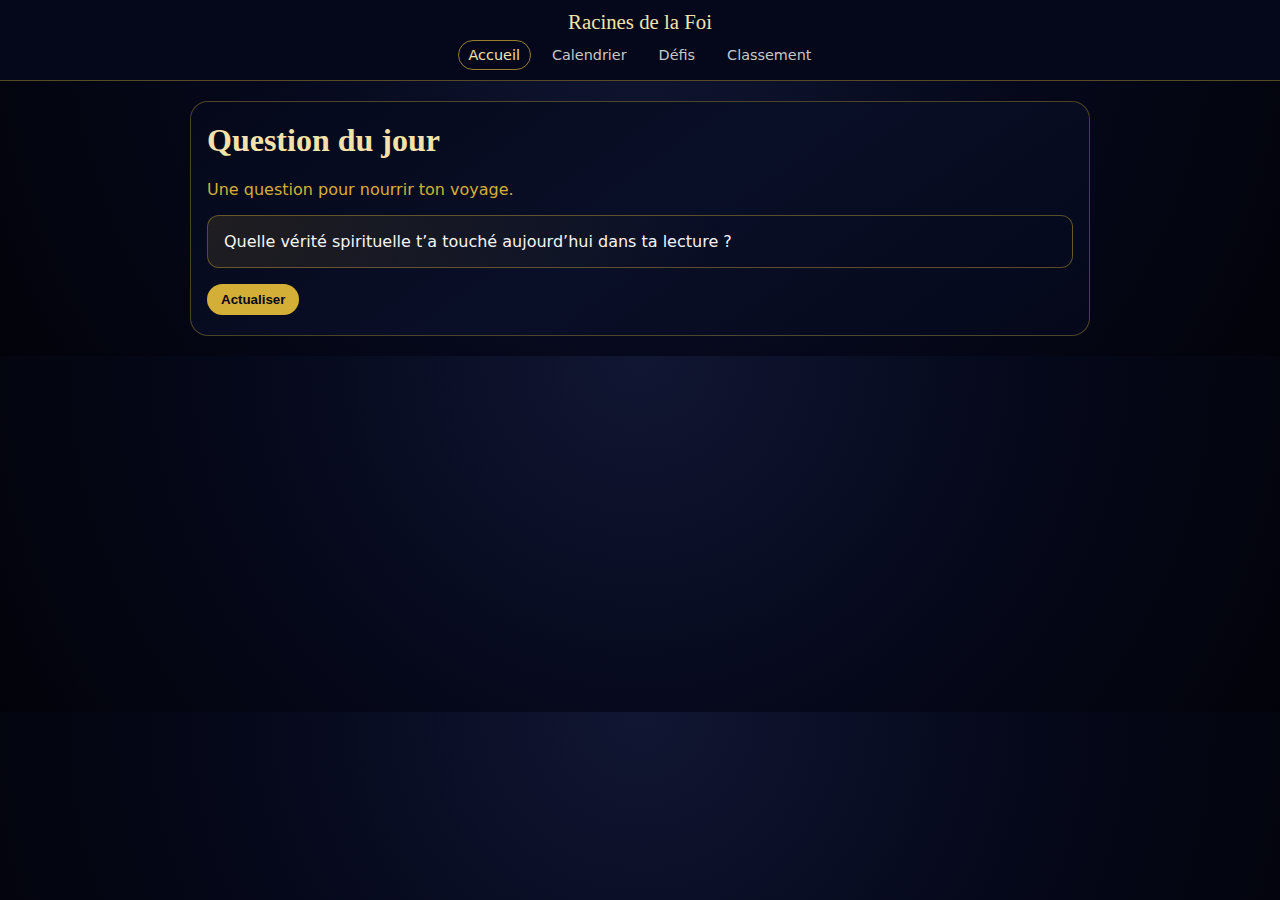
<file: index.html>
<!DOCTYPE html>
<html lang="fr">
<head>
  <meta charset="UTF-8" />
  <title>Racines de la Foi</title>
  <meta name="viewport" content="width=device-width, initial-scale=1" />
  <link rel="manifest" href="manifest.json" />
  <link rel="stylesheet" href="style.css" />
  <script defer src="app.js"></script>
</head>

<body>

  <!-- HEADER -->
  <header class="app-header">
    <div class="app-title" id="secret-admin-button">
      Racines de la Foi
    </div>

    <nav class="app-nav">
      <a href="index.html" class="active">Accueil</a>
      <a href="calendrier.html">Calendrier</a>
      <a href="defis.html">Défis</a>
      <a href="classement.html">Classement</a>
    </nav>
  </header>

  <!-- PAGE -->
  <main class="page">
    <h1>Question du jour</h1>
    <p class="subtitle">Une question pour nourrir ton voyage.</p>

    <div id="question-du-jour" class="question-box">
      Chargement de la question...
    </div>

    <button class="btn" onclick="chargerQuestion()">Actualiser</button>
  </main>

</body>
</html>
</file>
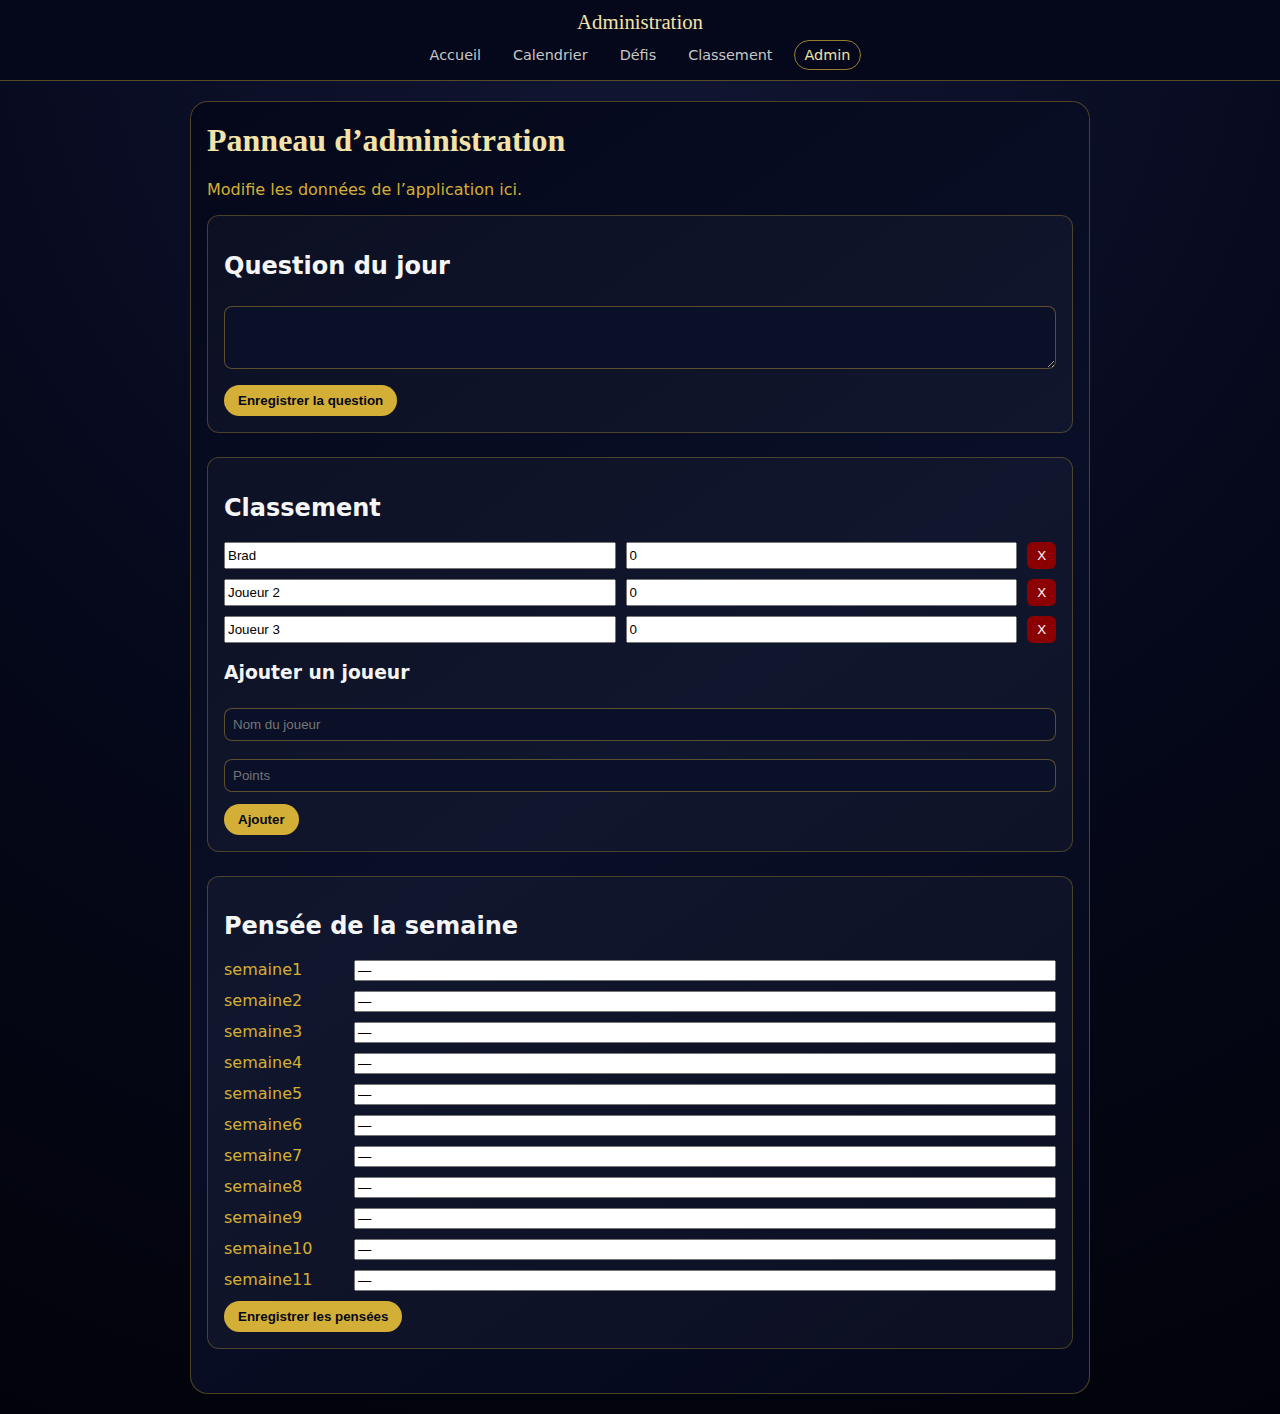
<file: admin.html>
<!DOCTYPE html>
<html lang="fr">
<head>
  <meta charset="UTF-8" />
  <title>Administration — Racines de la Foi</title>
  <meta name="viewport" content="width=device-width, initial-scale=1" />
  <link rel="manifest" href="manifest.json" />
  <link rel="stylesheet" href="style.css" />
  <script defer src="app.js"></script>
</head>

<body>

  <!-- HEADER -->
  <header class="app-header">
    <div class="app-title">Administration</div>

    <nav class="app-nav">
      <a href="index.html">Accueil</a>
      <a href="calendrier.html">Calendrier</a>
      <a href="defis.html">Défis</a>
      <a href="classement.html">Classement</a>
      <a href="admin.html" class="active">Admin</a>
    </nav>
  </header>

  <!-- PAGE -->
  <main class="page">
    <h1>Panneau d’administration</h1>
    <p class="subtitle">Modifie les données de l’application ici.</p>

    <!-- ========================= -->
    <!--   QUESTION DU JOUR        -->
    <!-- ========================= -->
    <section class="admin-section">
      <h2>Question du jour</h2>
      <textarea id="admin-question" class="admin-input" rows="3"></textarea>
      <button class="btn" onclick="adminSaveQuestion()">Enregistrer la question</button>
    </section>

    <!-- ========================= -->
    <!--   CLASSEMENT              -->
    <!-- ========================= -->
    <section class="admin-section">
      <h2>Classement</h2>

      <div id="admin-classement-list"></div>

      <h3>Ajouter un joueur</h3>
      <input id="new-player-name" class="admin-input" placeholder="Nom du joueur" />
      <input id="new-player-points" class="admin-input" placeholder="Points" type="number" />
      <button class="btn" onclick="adminAddPlayer()">Ajouter</button>
    </section>

    <!-- ========================= -->
    <!--   PENSÉE DE LA SEMAINE    -->
    <!-- ========================= -->
    <section class="admin-section">
      <h2>Pensée de la semaine</h2>

      <div id="admin-pensees-list"></div>

      <button class="btn" onclick="adminSavePensees()">Enregistrer les pensées</button>
    </section>

  </main>

</body>
</html>
</file>
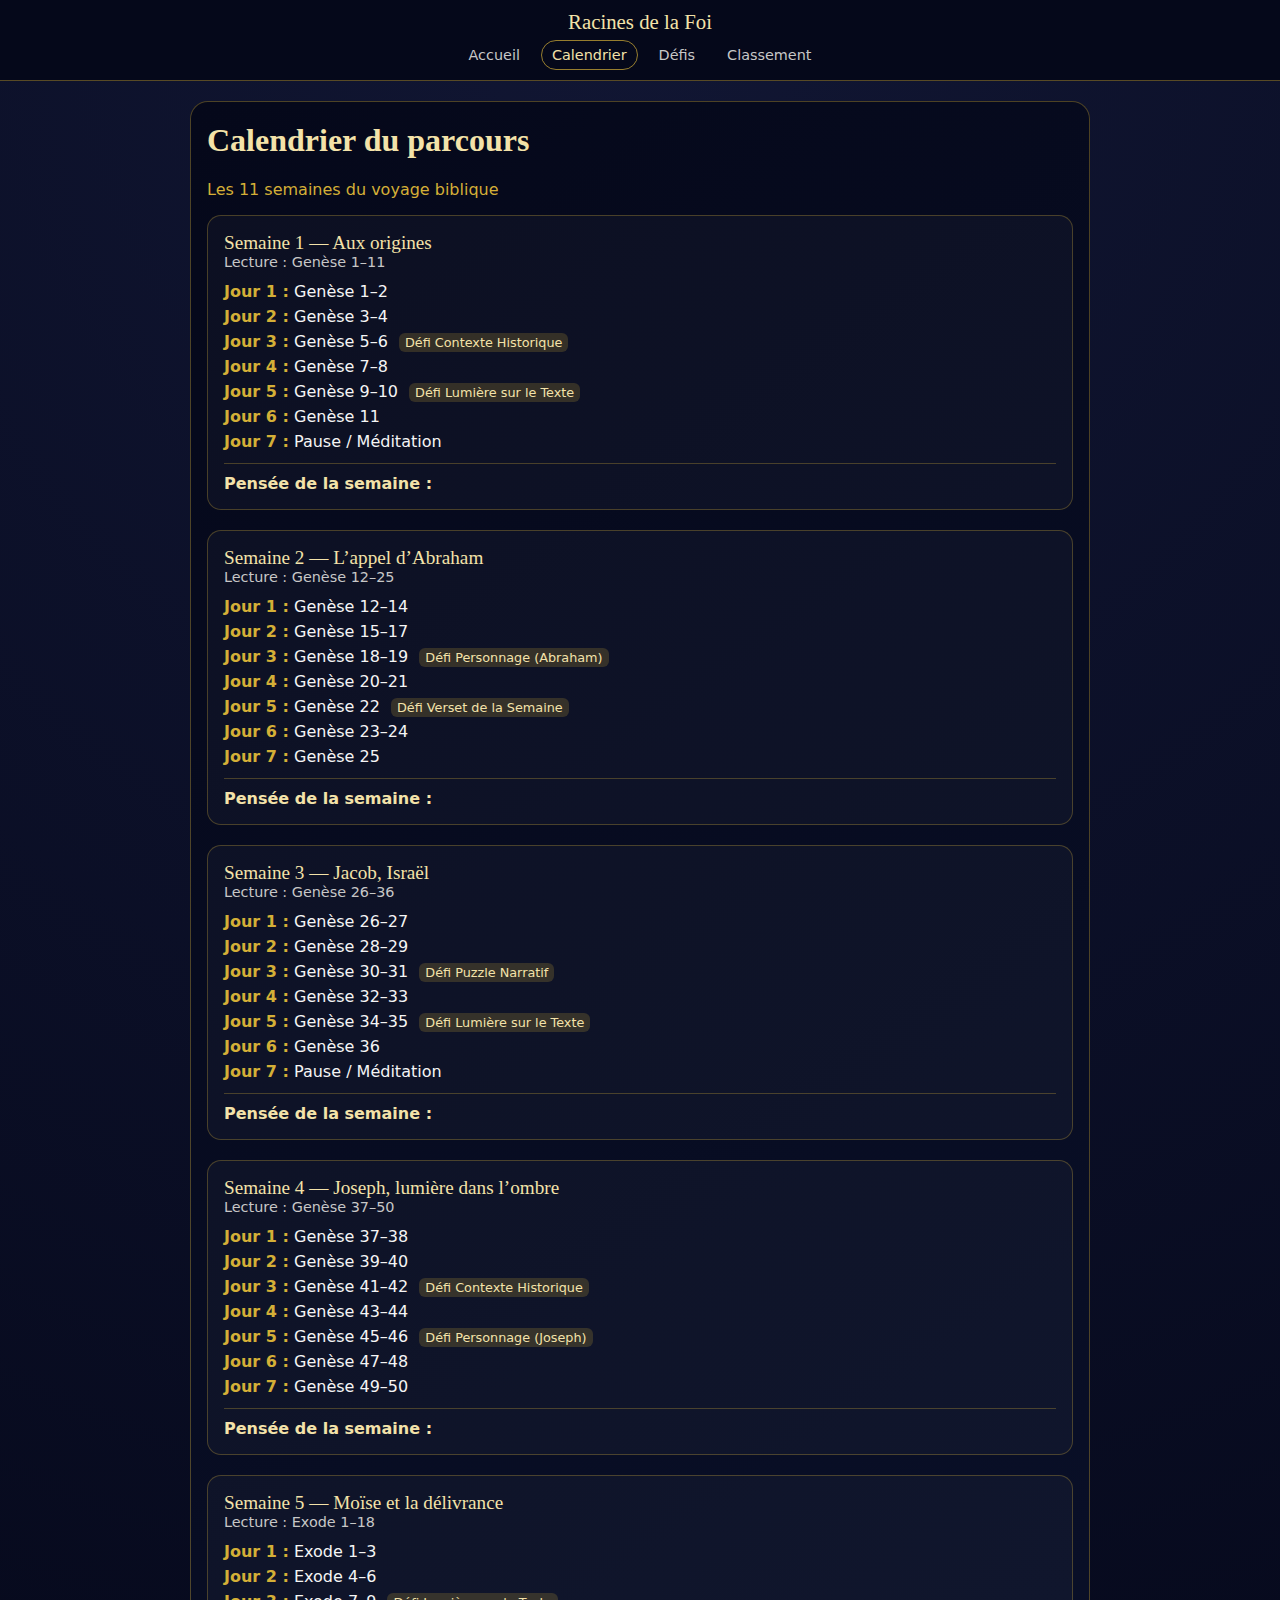
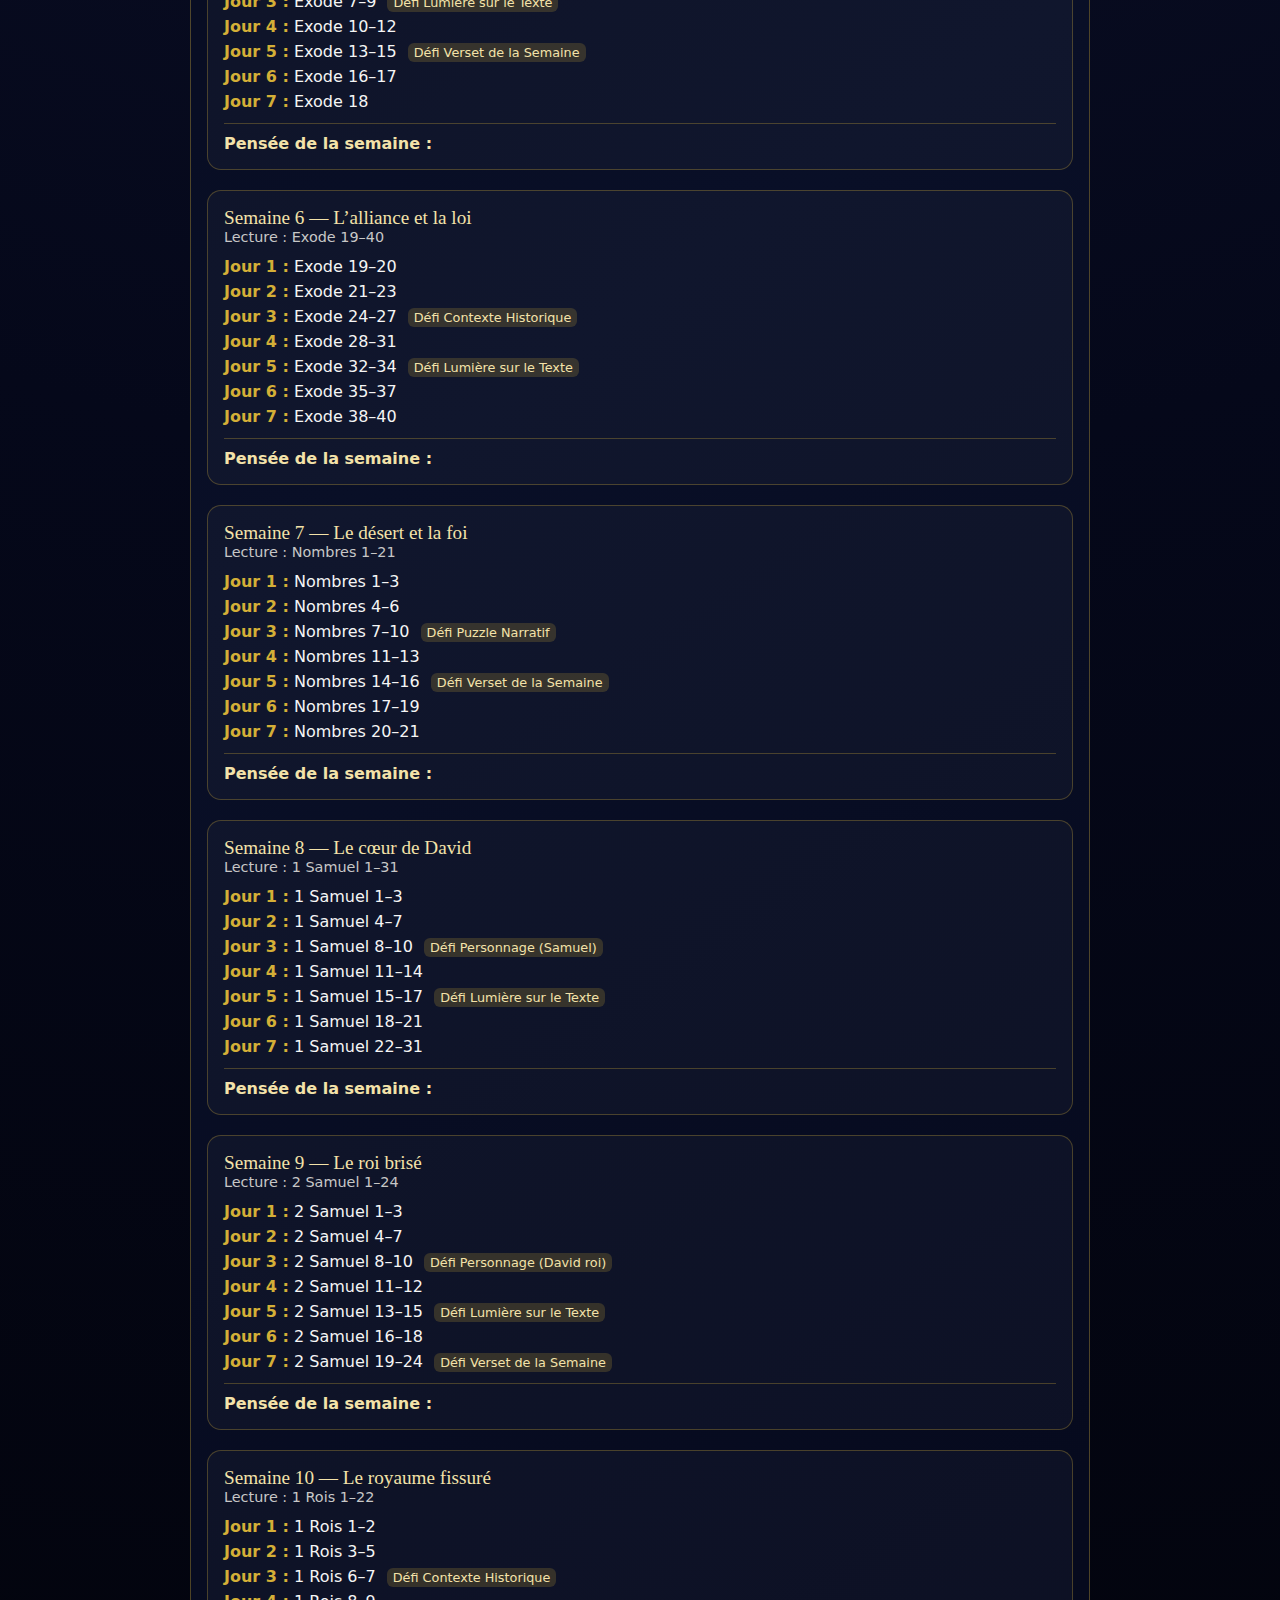
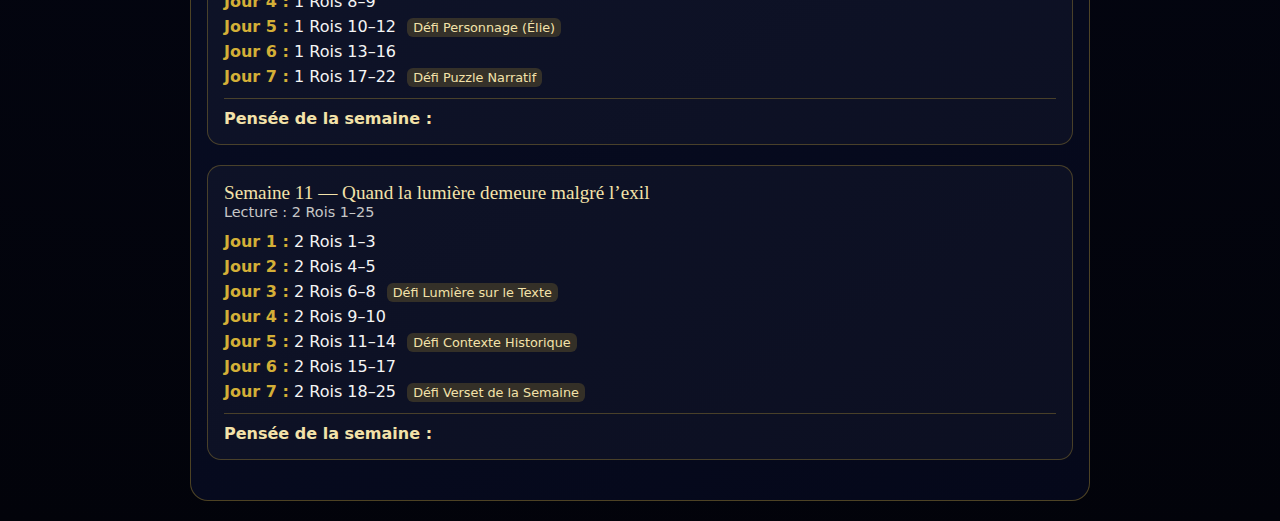
<file: calendrier.html>
<!DOCTYPE html>
<html lang="fr">
<head>
  <meta charset="UTF-8" />
  <title>Calendrier — Racines de la Foi</title>
  <meta name="viewport" content="width=device-width, initial-scale=1" />
  <link rel="manifest" href="manifest.json" />
  <link rel="stylesheet" href="style.css" />
</head>

<body>

  <!-- HEADER -->
  <header class="app-header">
    <div class="app-title">Racines de la Foi</div>

    <nav class="app-nav">
      <a href="index.html">Accueil</a>
      <a href="calendrier.html" class="active">Calendrier</a>
      <a href="defis.html">Défis</a>
      <a href="classement.html">Classement</a>
    </nav>
  </header>

  <!-- PAGE -->
  <main class="page">
    <h1>Calendrier du parcours</h1>
    <p class="subtitle">Les 11 semaines du voyage biblique</p>


    <!-- ===================== -->
    <!--   SEMAINE 1           -->
    <!-- ===================== -->
    <div class="week">
      <div class="week-header">
        <div class="week-title">Semaine 1 — Aux origines</div>
        <div class="week-subtitle">Lecture : Genèse 1–11</div>
      </div>

      <div class="day-line"><span class="day-label">Jour 1 :</span> Genèse 1–2</div>
      <div class="day-line"><span class="day-label">Jour 2 :</span> Genèse 3–4</div>
      <div class="day-line"><span class="day-label">Jour 3 :</span> Genèse 5–6 <span class="challenge-tag">Défi Contexte Historique</span></div>
      <div class="day-line"><span class="day-label">Jour 4 :</span> Genèse 7–8</div>
      <div class="day-line"><span class="day-label">Jour 5 :</span> Genèse 9–10 <span class="challenge-tag">Défi Lumière sur le Texte</span></div>
      <div class="day-line"><span class="day-label">Jour 6 :</span> Genèse 11</div>
      <div class="day-line"><span class="day-label">Jour 7 :</span> Pause / Méditation</div>

      <div class="week-thought">
        <strong>Pensée de la semaine :</strong>
        <span class="week-thought-line" data-week="semaine1"></span>
      </div>
    </div>


    <!-- ===================== -->
    <!--   SEMAINE 2           -->
    <!-- ===================== -->
    <div class="week">
      <div class="week-header">
        <div class="week-title">Semaine 2 — L’appel d’Abraham</div>
        <div class="week-subtitle">Lecture : Genèse 12–25</div>
      </div>

      <div class="day-line"><span class="day-label">Jour 1 :</span> Genèse 12–14</div>
      <div class="day-line"><span class="day-label">Jour 2 :</span> Genèse 15–17</div>
      <div class="day-line"><span class="day-label">Jour 3 :</span> Genèse 18–19 <span class="challenge-tag">Défi Personnage (Abraham)</span></div>
      <div class="day-line"><span class="day-label">Jour 4 :</span> Genèse 20–21</div>
      <div class="day-line"><span class="day-label">Jour 5 :</span> Genèse 22 <span class="challenge-tag">Défi Verset de la Semaine</span></div>
      <div class="day-line"><span class="day-label">Jour 6 :</span> Genèse 23–24</div>
      <div class="day-line"><span class="day-label">Jour 7 :</span> Genèse 25</div>

      <div class="week-thought">
        <strong>Pensée de la semaine :</strong>
        <span class="week-thought-line" data-week="semaine2"></span>
      </div>
    </div>


    <!-- ===================== -->
    <!--   SEMAINE 3           -->
    <!-- ===================== -->
    <div class="week">
      <div class="week-header">
        <div class="week-title">Semaine 3 — Jacob, Israël</div>
        <div class="week-subtitle">Lecture : Genèse 26–36</div>
      </div>

      <div class="day-line"><span class="day-label">Jour 1 :</span> Genèse 26–27</div>
      <div class="day-line"><span class="day-label">Jour 2 :</span> Genèse 28–29</div>
      <div class="day-line"><span class="day-label">Jour 3 :</span> Genèse 30–31 <span class="challenge-tag">Défi Puzzle Narratif</span></div>
      <div class="day-line"><span class="day-label">Jour 4 :</span> Genèse 32–33</div>
      <div class="day-line"><span class="day-label">Jour 5 :</span> Genèse 34–35 <span class="challenge-tag">Défi Lumière sur le Texte</span></div>
      <div class="day-line"><span class="day-label">Jour 6 :</span> Genèse 36</div>
      <div class="day-line"><span class="day-label">Jour 7 :</span> Pause / Méditation</div>

      <div class="week-thought">
        <strong>Pensée de la semaine :</strong>
        <span class="week-thought-line" data-week="semaine3"></span>
      </div>
    </div>


    <!-- ===================== -->
    <!--   SEMAINE 4           -->
    <!-- ===================== -->
    <div class="week">
      <div class="week-header">
        <div class="week-title">Semaine 4 — Joseph, lumière dans l’ombre</div>
        <div class="week-subtitle">Lecture : Genèse 37–50</div>
      </div>

      <div class="day-line"><span class="day-label">Jour 1 :</span> Genèse 37–38</div>
      <div class="day-line"><span class="day-label">Jour 2 :</span> Genèse 39–40</div>
      <div class="day-line"><span class="day-label">Jour 3 :</span> Genèse 41–42 <span class="challenge-tag">Défi Contexte Historique</span></div>
      <div class="day-line"><span class="day-label">Jour 4 :</span> Genèse 43–44</div>
      <div class="day-line"><span class="day-label">Jour 5 :</span> Genèse 45–46 <span class="challenge-tag">Défi Personnage (Joseph)</span></div>
      <div class="day-line"><span class="day-label">Jour 6 :</span> Genèse 47–48</div>
      <div class="day-line"><span class="day-label">Jour 7 :</span> Genèse 49–50</div>

      <div class="week-thought">
        <strong>Pensée de la semaine :</strong>
        <span class="week-thought-line" data-week="semaine4"></span>
      </div>
    </div>


    <!-- ===================== -->
    <!--   SEMAINE 5           -->
    <!-- ===================== -->
    <div class="week">
      <div class="week-header">
        <div class="week-title">Semaine 5 — Moïse et la délivrance</div>
        <div class="week-subtitle">Lecture : Exode 1–18</div>
      </div>

      <div class="day-line"><span class="day-label">Jour 1 :</span> Exode 1–3</div>
      <div class="day-line"><span class="day-label">Jour 2 :</span> Exode 4–6</div>
      <div class="day-line"><span class="day-label">Jour 3 :</span> Exode 7–9 <span class="challenge-tag">Défi Lumière sur le Texte</span></div>
      <div class="day-line"><span class="day-label">Jour 4 :</span> Exode 10–12</div>
      <div class="day-line"><span class="day-label">Jour 5 :</span> Exode 13–15 <span class="challenge-tag">Défi Verset de la Semaine</span></div>
      <div class="day-line"><span class="day-label">Jour 6 :</span> Exode 16–17</div>
      <div class="day-line"><span class="day-label">Jour 7 :</span> Exode 18</div>

      <div class="week-thought">
        <strong>Pensée de la semaine :</strong>
        <span class="week-thought-line" data-week="semaine5"></span>
      </div>
    </div>


    <!-- ===================== -->
    <!--   SEMAINE 6           -->
    <!-- ===================== -->
    <div class="week">
      <div class="week-header">
        <div class="week-title">Semaine 6 — L’alliance et la loi</div>
        <div class="week-subtitle">Lecture : Exode 19–40</div>
      </div>

      <div class="day-line"><span class="day-label">Jour 1 :</span> Exode 19–20</div>
      <div class="day-line"><span class="day-label">Jour 2 :</span> Exode 21–23</div>
      <div class="day-line"><span class="day-label">Jour 3 :</span> Exode 24–27 <span class="challenge-tag">Défi Contexte Historique</span></div>
      <div class="day-line"><span class="day-label">Jour 4 :</span> Exode 28–31</div>
      <div class="day-line"><span class="day-label">Jour 5 :</span> Exode 32–34 <span class="challenge-tag">Défi Lumière sur le Texte</span></div>
      <div class="day-line"><span class="day-label">Jour 6 :</span> Exode 35–37</div>
      <div class="day-line"><span class="day-label">Jour 7 :</span> Exode 38–40</div>

      <div class="week-thought">
        <strong>Pensée de la semaine :</strong>
        <span class="week-thought-line" data-week="semaine6"></span>
      </div>
    </div>


    <!-- ===================== -->
    <!--   SEMAINE 7           -->
    <!-- ===================== -->
    <div class="week">
      <div class="week-header">
        <div class="week-title">Semaine 7 — Le désert et la foi</div>
        <div class="week-subtitle">Lecture : Nombres 1–21</div>
      </div>

      <div class="day-line"><span class="day-label">Jour 1 :</span> Nombres 1–3</div>
      <div class="day-line"><span class="day-label">Jour 2 :</span> Nombres 4–6</div>
      <div class="day-line"><span class="day-label">Jour 3 :</span> Nombres 7–10 <span class="challenge-tag">Défi Puzzle Narratif</span></div>
      <div class="day-line"><span class="day-label">Jour 4 :</span> Nombres 11–13</div>
      <div class="day-line"><span class="day-label">Jour 5 :</span> Nombres 14–16 <span class="challenge-tag">Défi Verset de la Semaine</span></div>
      <div class="day-line"><span class="day-label">Jour 6 :</span> Nombres 17–19</div>
      <div class="day-line"><span class="day-label">Jour 7 :</span> Nombres 20–21</div>

      <div class="week-thought">
        <strong>Pensée de la semaine :</strong>
        <span class="week-thought-line" data-week="semaine7"></span>
      </div>
    </div>


    <!-- ===================== -->
    <!--   SEMAINE 8           -->
    <!-- ===================== -->
    <div class="week">
      <div class="week-header">
        <div class="week-title">Semaine 8 — Le cœur de David</div>
        <div class="week-subtitle">Lecture : 1 Samuel 1–31</div>
      </div>

      <div class="day-line"><span class="day-label">Jour 1 :</span> 1 Samuel 1–3</div>
      <div class="day-line"><span class="day-label">Jour 2 :</span> 1 Samuel 4–7</div>
      <div class="day-line"><span class="day-label">Jour 3 :</span> 1 Samuel 8–10 <span class="challenge-tag">Défi Personnage (Samuel)</span></div>
      <div class="day-line"><span class="day-label">Jour 4 :</span> 1 Samuel 11–14</div>
      <div class="day-line"><span class="day-label">Jour 5 :</span> 1 Samuel 15–17 <span class="challenge-tag">Défi Lumière sur le Texte</span></div>
      <div class="day-line"><span class="day-label">Jour 6 :</span> 1 Samuel 18–21</div>
      <div class="day-line"><span class="day-label">Jour 7 :</span> 1 Samuel 22–31</div>

      <div class="week-thought">
        <strong>Pensée de la semaine :</strong>
        <span class="week-thought-line" data-week="semaine8"></span>
      </div>
    </div>


    <!-- ===================== -->
    <!--   SEMAINE 9           -->
    <!-- ===================== -->
    <div class="week">
      <div class="week-header">
        <div class="week-title">Semaine 9 — Le roi brisé</div>
        <div class="week-subtitle">Lecture : 2 Samuel 1–24</div>
      </div>

      <div class="day-line"><span class="day-label">Jour 1 :</span> 2 Samuel 1–3</div>
      <div class="day-line"><span class="day-label">Jour 2 :</span> 2 Samuel 4–7</div>
      <div class="day-line"><span class="day-label">Jour 3 :</span> 2 Samuel 8–10 <span class="challenge-tag">Défi Personnage (David roi)</span></div>
      <div class="day-line"><span class="day-label">Jour 4 :</span> 2 Samuel 11–12</div>
      <div class="day-line"><span class="day-label">Jour 5 :</span> 2 Samuel 13–15 <span class="challenge-tag">Défi Lumière sur le Texte</span></div>
      <div class="day-line"><span class="day-label">Jour 6 :</span> 2 Samuel 16–18</div>
      <div class="day-line"><span class="day-label">Jour 7 :</span> 2 Samuel 19–24 <span class="challenge-tag">Défi Verset de la Semaine</span></div>

      <div class="week-thought">
        <strong>Pensée de la semaine :</strong>
        <span class="week-thought-line" data-week="semaine9"></span>
      </div>
    </div>


    <!-- ===================== -->
    <!--   SEMAINE 10          -->
    <!-- ===================== -->
    <div class="week">
      <div class="week-header">
        <div class="week-title">Semaine 10 — Le royaume fissuré</div>
        <div class="week-subtitle">Lecture : 1 Rois 1–22</div>
      </div>

      <div class="day-line"><span class="day-label">Jour 1 :</span> 1 Rois 1–2</div>
      <div class="day-line"><span class="day-label">Jour 2 :</span> 1 Rois 3–5</div>
      <div class="day-line"><span class="day-label">Jour 3 :</span> 1 Rois 6–7 <span class="challenge-tag">Défi Contexte Historique</span></div>
      <div class="day-line"><span class="day-label">Jour 4 :</span> 1 Rois 8–9</div>
      <div class="day-line"><span class="day-label">Jour 5 :</span> 1 Rois 10–12 <span class="challenge-tag">Défi Personnage (Élie)</span></div>
      <div class="day-line"><span class="day-label">Jour 6 :</span> 1 Rois 13–16</div>
      <div class="day-line"><span class="day-label">Jour 7 :</span> 1 Rois 17–22 <span class="challenge-tag">Défi Puzzle Narratif</span></div>

      <div class="week-thought">
        <strong>Pensée de la semaine :</strong>
        <span class="week-thought-line" data-week="semaine10"></span>
      </div>
    </div>


     <!-- ===================== -->
    <!--   SEMAINE 11          -->
    <!-- ===================== -->
    <div class="week">
      <div class="week-header">
        <div class="week-title">Semaine 11 — Quand la lumière demeure malgré l’exil</div>
        <div class="week-subtitle">Lecture : 2 Rois 1–25</div>
      </div>

      <div class="day-line"><span class="day-label">Jour 1 :</span> 2 Rois 1–3</div>
      <div class="day-line"><span class="day-label">Jour 2 :</span> 2 Rois 4–5</div>
      <div class="day-line"><span class="day-label">Jour 3 :</span> 2 Rois 6–8 <span class="challenge-tag">Défi Lumière sur le Texte</span></div>
      <div class="day-line"><span class="day-label">Jour 4 :</span> 2 Rois 9–10</div>
      <div class="day-line"><span class="day-label">Jour 5 :</span> 2 Rois 11–14 <span class="challenge-tag">Défi Contexte Historique</span></div>
      <div class="day-line"><span class="day-label">Jour 6 :</span> 2 Rois 15–17</div>
      <div class="day-line"><span class="day-label">Jour 7 :</span> 2 Rois 18–25 <span class="challenge-tag">Défi Verset de la Semaine</span></div>

      <div class="week-thought">
        <strong>Pensée de la semaine :</strong>
        <span class="week-thought-line" data-week="semaine11"></span>
      </div>
    </div>

  </main>
</body>
</html>
</file>
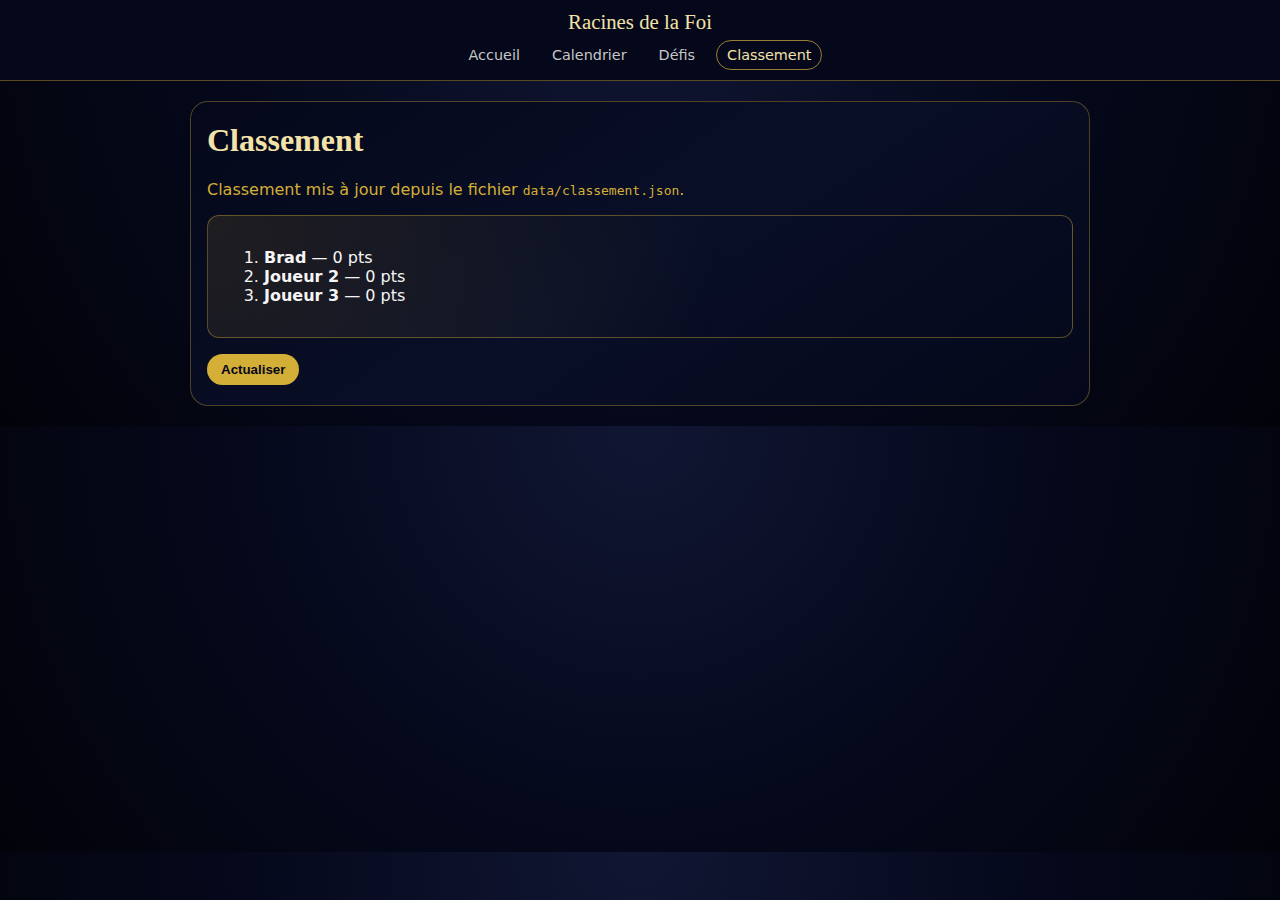
<file: classement.html>
<!DOCTYPE html>
<html lang="fr">
<head>
  <meta charset="UTF-8" />
  <title>Classement — Racines de la Foi</title>
  <meta name="viewport" content="width=device-width, initial-scale=1" />
  <link rel="manifest" href="manifest.json" />
  <link rel="stylesheet" href="style.css" />
  <script defer src="app.js"></script>
</head>

<body>

  <!-- HEADER -->
  <header class="app-header">
    <div class="app-title">Racines de la Foi</div>

    <nav class="app-nav">
      <a href="index.html">Accueil</a>
      <a href="calendrier.html">Calendrier</a>
      <a href="defis.html">Défis</a>
      <a href="classement.html" class="active">Classement</a>
    </nav>
  </header>

  <!-- PAGE -->
  <main class="page">
    <h1>Classement</h1>
    <p class="subtitle">Classement mis à jour depuis le fichier <code>data/classement.json</code>.</p>

    <div id="classement-container" class="classement-box">
      Chargement du classement...
    </div>

    <button class="btn" onclick="chargerClassement()">Actualiser</button>
  </main>

</body>
</html>
</file>
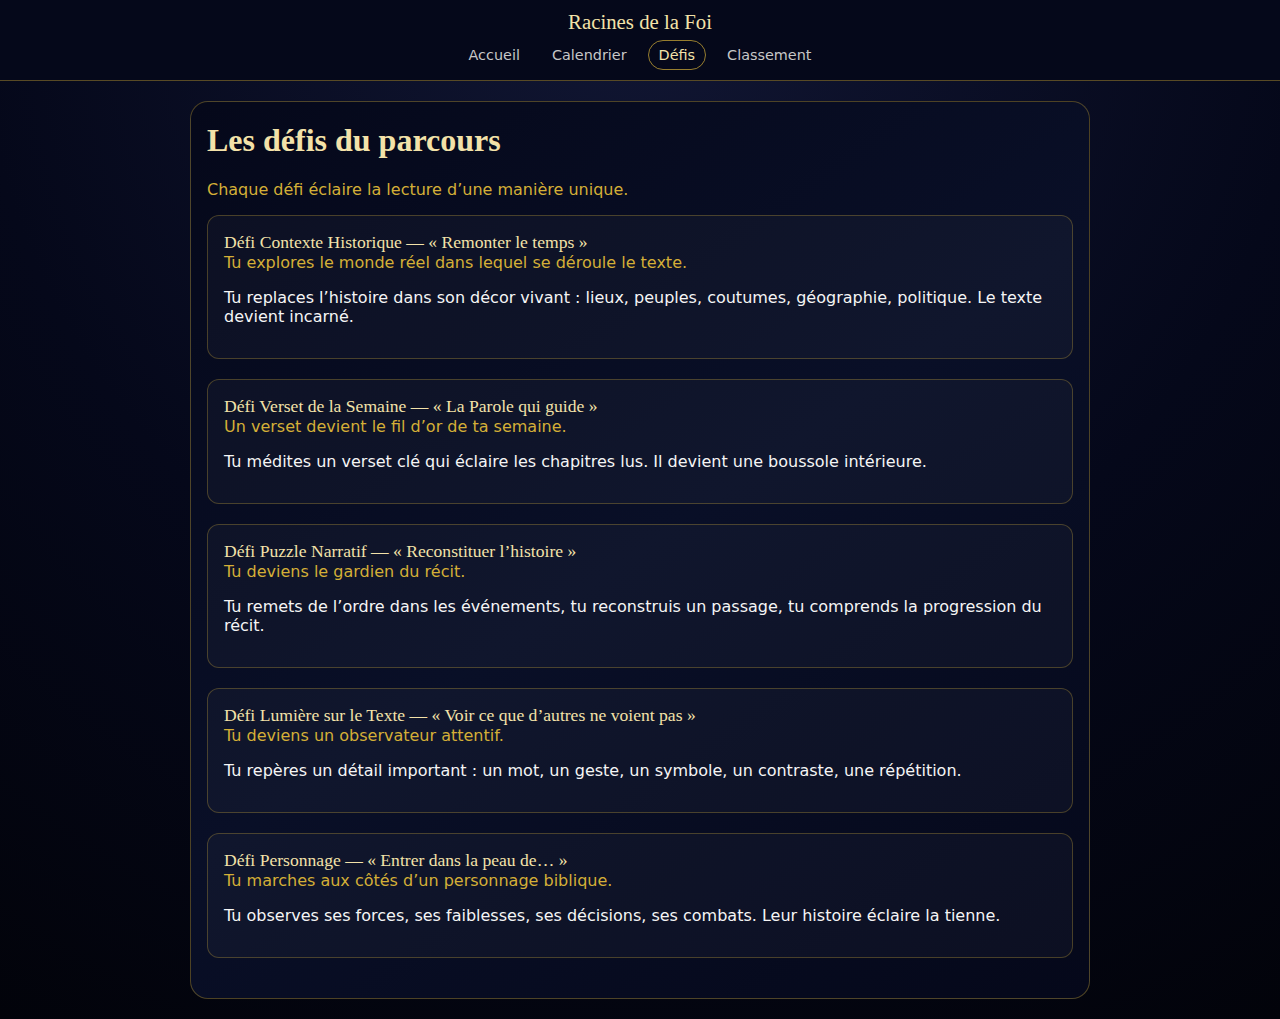
<file: defis.html>
<!DOCTYPE html>
<html lang="fr">
<head>
  <meta charset="UTF-8" />
  <title>Défis — Racines de la Foi</title>
  <meta name="viewport" content="width=device-width, initial-scale=1" />
  <link rel="manifest" href="manifest.json" />
  <link rel="stylesheet" href="style.css" />
</head>

<body>

  <!-- HEADER -->
  <header class="app-header">
    <div class="app-title">Racines de la Foi</div>

    <nav class="app-nav">
      <a href="index.html">Accueil</a>
      <a href="calendrier.html">Calendrier</a>
      <a href="defis.html" class="active">Défis</a>
      <a href="classement.html">Classement</a>
    </nav>
  </header>

  <!-- PAGE -->
  <main class="page">
    <h1>Les défis du parcours</h1>
    <p class="subtitle">Chaque défi éclaire la lecture d’une manière unique.</p>

    <!-- Défi Contexte Historique -->
    <div class="challenge-explanation">
      <div class="challenge-name">Défi Contexte Historique — « Remonter le temps »</div>
      <div class="challenge-subtitle">Tu explores le monde réel dans lequel se déroule le texte.</div>
      <p>
        Tu replaces l’histoire dans son décor vivant : lieux, peuples, coutumes,
        géographie, politique. Le texte devient incarné.
      </p>
    </div>

    <!-- Défi Verset de la Semaine -->
    <div class="challenge-explanation">
      <div class="challenge-name">Défi Verset de la Semaine — « La Parole qui guide »</div>
      <div class="challenge-subtitle">Un verset devient le fil d’or de ta semaine.</div>
      <p>
        Tu médites un verset clé qui éclaire les chapitres lus.
        Il devient une boussole intérieure.
      </p>
    </div>

    <!-- Défi Puzzle Narratif -->
    <div class="challenge-explanation">
      <div class="challenge-name">Défi Puzzle Narratif — « Reconstituer l’histoire »</div>
      <div class="challenge-subtitle">Tu deviens le gardien du récit.</div>
      <p>
        Tu remets de l’ordre dans les événements, tu reconstruis un passage,
        tu comprends la progression du récit.
      </p>
    </div>

    <!-- Défi Lumière sur le Texte -->
    <div class="challenge-explanation">
      <div class="challenge-name">Défi Lumière sur le Texte — « Voir ce que d’autres ne voient pas »</div>
      <div class="challenge-subtitle">Tu deviens un observateur attentif.</div>
      <p>
        Tu repères un détail important : un mot, un geste, un symbole,
        un contraste, une répétition.
      </p>
    </div>

    <!-- Défi Personnage -->
    <div class="challenge-explanation">
      <div class="challenge-name">Défi Personnage — « Entrer dans la peau de… »</div>
      <div class="challenge-subtitle">Tu marches aux côtés d’un personnage biblique.</div>
      <p>
        Tu observes ses forces, ses faiblesses, ses décisions, ses combats.
        Leur histoire éclaire la tienne.
      </p>
    </div>

  </main>

</body>
</html>
</file>
<file: style.css>
/* ============================= */
/*        PALETTE COULEURS       */
/* ============================= */
:root {
  --bleu-nuit: #05081a;
  --bleu-nuit-soft: #0a1028;
  --or: #d4af37;
  --or-soft: #f3e2a9;
  --texte: #f5f5f5;
  --texte-muted: #c7c7c7;
}

/* ============================= */
/*        RESET GLOBAL           */
/* ============================= */
* {
  box-sizing: border-box;
}

body {
  margin: 0;
  font-family: "Lato", system-ui, sans-serif;
  background: radial-gradient(circle at top, #111633 0%, var(--bleu-nuit) 55%, #02030a 100%);
  color: var(--texte);
}

/* ============================= */
/*            HEADER             */
/* ============================= */
.app-header {
  background: #05081a;
  border-bottom: 1px solid rgba(212,175,55,0.4);
  padding: 10px 16px;
  display: flex;
  flex-direction: column;
  gap: 6px;
}

.app-title {
  font-family: "Playfair Display", serif;
  color: var(--or-soft);
  font-size: 1.3rem;
  text-align: center;
  cursor: pointer; /* pour le bouton secret admin */
}

.app-nav {
  display: flex;
  gap: 10px;
  flex-wrap: wrap;
  justify-content: center;
}

.app-nav a {
  color: var(--texte-muted);
  text-decoration: none;
  padding: 6px 10px;
  border-radius: 999px;
  border: 1px solid transparent;
  font-size: 0.9rem;
}

.app-nav a.active {
  border-color: rgba(212,175,55,0.7);
  color: var(--or-soft);
}

/* ============================= */
/*             PAGE              */
/* ============================= */
.page {
  max-width: 900px;
  margin: 20px auto;
  padding: 20px 16px;
  background: linear-gradient(145deg, #05081a 0%, #090f27 50%, #05081a 100%);
  border-radius: 18px;
  border: 1px solid rgba(212, 175, 55, 0.35);
}

h1 {
  font-family: "Playfair Display", serif;
  color: var(--or-soft);
  margin-top: 0;
}

.subtitle {
  color: var(--or);
  margin-bottom: 16px;
}

/* ============================= */
/*       BLOCS DE CONTENU        */
/* ============================= */
.question-box,
.classement-box {
  padding: 16px;
  border-radius: 12px;
  border: 1px solid rgba(212,175,55,0.4);
  background: radial-gradient(circle at top left, rgba(212,175,55,0.12), transparent 60%);
  margin-bottom: 16px;
}

/* ============================= */
/*            BOUTONS            */
/* ============================= */
.btn {
  background: var(--or);
  color: #05081a;
  border: none;
  padding: 8px 14px;
  border-radius: 999px;
  cursor: pointer;
  font-weight: 600;
}

.btn:hover {
  background: var(--or-soft);
}

/* ============================= */
/*         CALENDRIER            */
/* ============================= */
.week {
  border: 1px solid rgba(212,175,55,0.3);
  border-radius: 14px;
  padding: 16px;
  margin-bottom: 20px;
  background: rgba(255,255,255,0.03);
}

.week-header {
  margin-bottom: 12px;
}

.week-title {
  font-size: 1.2rem;
  color: var(--or-soft);
  font-family: "Playfair Display", serif;
}

.week-subtitle {
  color: var(--texte-muted);
  font-size: 0.9rem;
}

.day-line {
  margin: 6px 0;
}

.day-label {
  color: var(--or);
  font-weight: bold;
}

.challenge-tag {
  background: rgba(212,175,55,0.2);
  padding: 2px 6px;
  border-radius: 6px;
  margin-left: 6px;
  font-size: 0.8rem;
  color: var(--or-soft);
}

.week-thought {
  margin-top: 12px;
  padding-top: 10px;
  border-top: 1px solid rgba(212,175,55,0.3);
  color: var(--or-soft);
}

/* ============================= */
/*            DÉFIS              */
/* ============================= */
.challenge-explanation {
  border: 1px solid rgba(212,175,55,0.3);
  padding: 16px;
  border-radius: 12px;
  margin-bottom: 20px;
  background: rgba(255,255,255,0.03);
}

.challenge-name {
  font-size: 1.1rem;
  color: var(--or-soft);
  font-family: "Playfair Display", serif;
}

.challenge-subtitle {
  color: var(--or);
  margin-bottom: 8px;
}

/* ============================= */
/*            ADMIN              */
/* ============================= */
.admin-section {
  border: 1px solid rgba(212,175,55,0.3);
  padding: 16px;
  border-radius: 12px;
  margin-bottom: 24px;
  background: rgba(255,255,255,0.03);
}

.admin-input {
  width: 100%;
  padding: 8px;
  margin: 6px 0 12px 0;
  border-radius: 8px;
  border: 1px solid rgba(212,175,55,0.4);
  background: #0a1028;
  color: var(--texte);
}

.admin-player-row {
  display: flex;
  gap: 10px;
  margin-bottom: 10px;
}

.admin-player-row input {
  flex: 1;
}

.admin-delete-btn {
  background: #8b0000;
  color: white;
  border: none;
  padding: 6px 10px;
  border-radius: 6px;
  cursor: pointer;
}

.admin-delete-btn:hover {
  background: #b30000;
}
</file>
